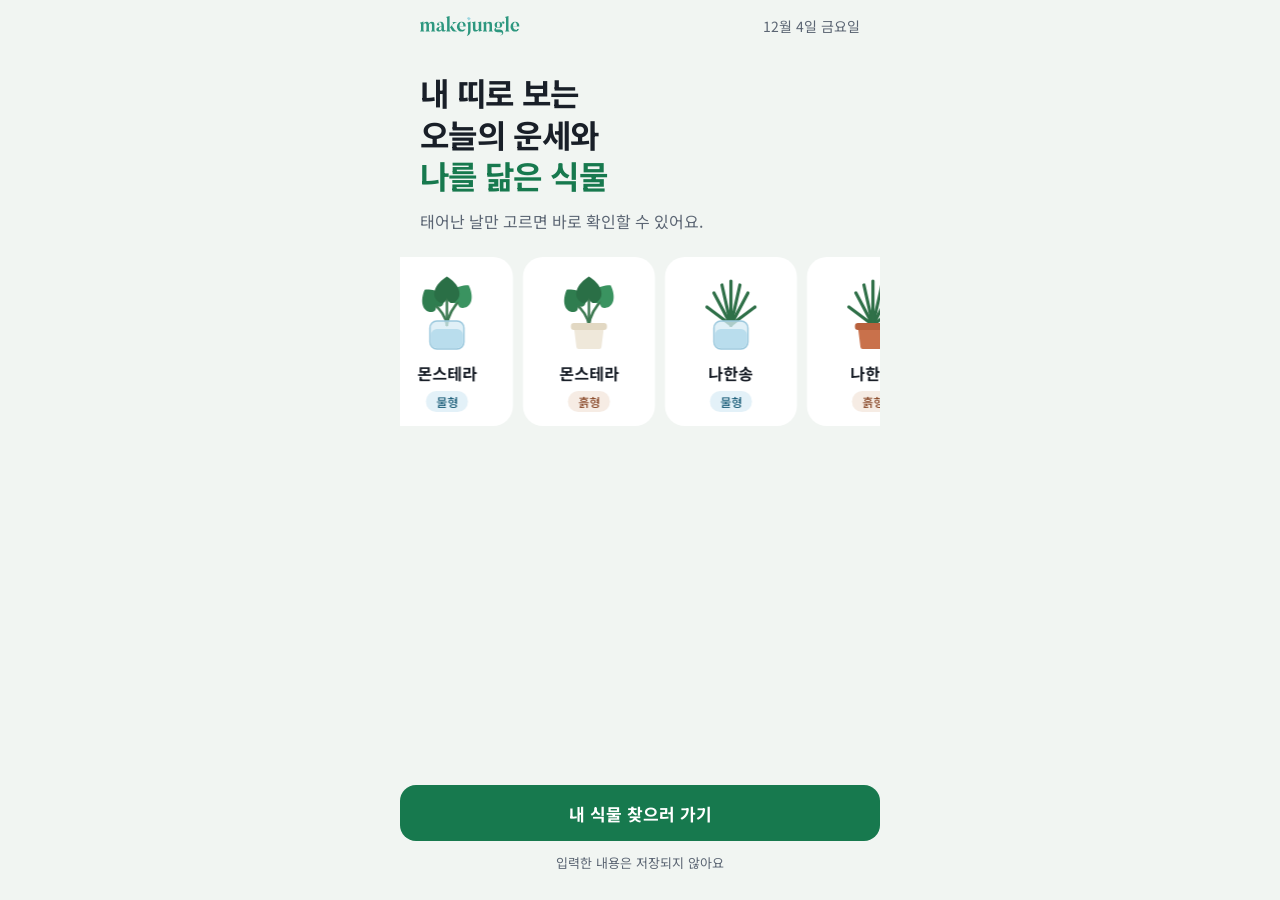
<file: index.html>
<!doctype html>
<html lang="ko">
<head>
<meta charset="utf-8">
<meta name="viewport" content="width=device-width, initial-scale=1, viewport-fit=cover">
<title>나를 닮은 식물</title>

<!-- 카톡 공유 미리보기: 나중에 식물별 이미지 주소로 바꿉니다 -->
<meta property="og:title" content="내 띠로 보는 오늘의 운세와 나를 닮은 식물">
<meta property="og:description" content="태어난 날만 고르면 바로 확인할 수 있어요.">

<link rel="stylesheet" href="https://fonts.googleapis.com/css2?family=Noto+Sans+KR:wght@400;500;700&display=swap">
<link rel="stylesheet" href="assets/css/style.css">
</head>

<body>
<!-- 식물 그림은 한 번만 정의해 두고 카드에서 가져다 씁니다 (4종 × 물형/흙형 = 8개) -->
<svg id="plant-defs" width="0" height="0" style="position:absolute" aria-hidden="true">
  <defs>
    <!-- 식물 윗부분 -->
    <g id="g-monstera">
    <g fill="none" stroke="#3E7A52" stroke-width="2.5" stroke-linecap="round">
      <path d="M42 54 Q40 42 28 32"/><path d="M42 54 Q44 40 56 28"/><path d="M42 54 Q42 38 42 25"/>
    </g>
    <g transform="translate(27 29) rotate(-35) scale(1.05)"><path d="M0 -12 C-10 -6 -14 4 -7 9 C-3 12 0 8 0 5 C0 8 3 12 7 9 C14 4 10 -6 0 -12Z" fill="#2F7D4F"/></g>
    <g transform="translate(57 25) rotate(32) scale(1.05)"><path d="M0 -12 C-10 -6 -14 4 -7 9 C-3 12 0 8 0 5 C0 8 3 12 7 9 C14 4 10 -6 0 -12Z" fill="#3A9360"/></g>
    <g transform="translate(42 20) scale(1.2)"><path d="M0 -12 C-10 -6 -14 4 -7 9 C-3 12 0 8 0 5 C0 8 3 12 7 9 C14 4 10 -6 0 -12Z" fill="#2A6F46"/></g>
    </g>
    <g id="g-hanra">
    <g fill="none" stroke="#2F7048" stroke-width="3.2" stroke-linecap="round">
      <path d="M42 54 L18 36"/><path d="M42 54 L66 36"/><path d="M42 54 L25 22"/><path d="M42 54 L59 22"/>
      <path d="M42 54 L33 14"/><path d="M42 54 L51 14"/><path d="M42 54 L42 10"/>
    </g>
    </g>
    <g id="g-bamboo">
    <rect x="33" y="16" width="5" height="52" rx="2.5" fill="#5FA463"/>
    <rect x="40" y="8" width="5" height="60" rx="2.5" fill="#4E9456"/>
    <rect x="47" y="20" width="5" height="48" rx="2.5" fill="#5FA463"/>
    <g fill="none" stroke="#4E9456" stroke-width="3" stroke-linecap="round">
      <path d="M42 9 Q36 2 28 5"/><path d="M43 9 Q49 2 57 4"/><path d="M50 21 Q57 15 64 17"/>
    </g>
    </g>
    <g id="g-palm">
    <path d="M42 54 C38 36 30 28 16 26 C30 35 36 42 42 54Z" fill="#3E8E57"/>
    <path d="M42 54 C46 36 54 28 68 26 C54 35 48 42 42 54Z" fill="#4C9A5C"/>
    <path d="M42 54 C36 42 28 40 20 42 C30 44 36 48 42 54Z" fill="#2F7D4F"/>
    <path d="M42 54 C48 42 56 40 64 42 C54 44 48 48 42 54Z" fill="#2F7D4F"/>
    <path d="M42 54 C38 34 40 20 42 8 C44 20 46 34 42 54Z" fill="#4C9A5C"/>
    </g>
    <!-- 담는 그릇: 물형은 유리병, 흙형은 화분 -->
    <g id="c-vase">
    <rect x="25" y="50" width="34" height="28" rx="7" fill="#D6EBF5" fill-opacity=".75" stroke="#9CC9DE" stroke-width="1.5"/>
    <rect x="26" y="58" width="32" height="19" rx="6" fill="#A9D6EA" fill-opacity=".7"/>
    </g>
    <g id="c-pot-cream">
    <path d="M27 56 H57 L54.5 76 Q54.3 78 52.3 78 H31.7 Q29.7 78 29.5 76 Z" fill="#EFE8DA"/>
    <rect x="24" y="52" width="36" height="7" rx="3" fill="#E2D8C3"/>
    </g>
    <g id="c-pot-terra">
    <path d="M27 56 H57 L54.5 76 Q54.3 78 52.3 78 H31.7 Q29.7 78 29.5 76 Z" fill="#C9714B"/>
    <rect x="24" y="52" width="36" height="7" rx="3" fill="#B8613D"/>
    </g>
    <g id="c-pot-gray">
    <path d="M27 56 H57 L54.5 76 Q54.3 78 52.3 78 H31.7 Q29.7 78 29.5 76 Z" fill="#9DB3BF"/>
    <rect x="24" y="52" width="36" height="7" rx="3" fill="#8AA2AF"/>
    </g>
  </defs>
  <symbol id="p-monstera-water" viewBox="0 0 84 84"><use href="#g-monstera"/><use href="#c-vase"/></symbol>
  <symbol id="p-monstera-soil" viewBox="0 0 84 84"><use href="#g-monstera"/><use href="#c-pot-cream"/></symbol>
  <symbol id="p-hanra-water" viewBox="0 0 84 84"><use href="#g-hanra"/><use href="#c-vase"/></symbol>
  <symbol id="p-hanra-soil" viewBox="0 0 84 84"><use href="#g-hanra"/><use href="#c-pot-terra"/></symbol>
  <symbol id="p-bamboo-water" viewBox="0 0 84 84"><use href="#g-bamboo"/><use href="#c-vase"/></symbol>
  <symbol id="p-bamboo-soil" viewBox="0 0 84 84"><use href="#g-bamboo"/><use href="#c-pot-cream"/></symbol>
  <symbol id="p-palm-water" viewBox="0 0 84 84"><use href="#g-palm"/><use href="#c-vase"/></symbol>
  <symbol id="p-palm-soil" viewBox="0 0 84 84"><use href="#g-palm"/><use href="#c-pot-gray"/></symbol>
</svg>

<!-- 시작 -->
<div class="view" id="view-start">
  <main class="screen">
    <header class="top">
      <span class="logo"><img src="assets/img/logo-green.svg" alt="" width="100" height="20"></span>
      <span id="today"></span>
    </header>

    <h1>내 띠로 보는<br>오늘의 운세와<br><em>나를 닮은 식물</em></h1>
    <p class="sub">태어난 날만 고르면 바로 확인할 수 있어요.</p>

    <!-- 카드는 content/plants.json으로 자동 생성됩니다 (오른쪽에서 왼쪽으로 흐르고, 터치로 좌우로 움직일 수 있어요) -->
    <div class="marquee" id="marquee">
      <ul class="track" id="plants"></ul>
    </div>
  </main>
  <div class="bar">
    <div class="bar-inner">
      <button class="cta" id="start" type="button">내 식물 찾으러 가기</button>
      <p class="note">입력한 내용은 저장되지 않아요</p>
    </div>
  </div>
</div>

<!-- 출생연도 -->
<div class="view" id="view-year" hidden>
  <main class="screen">
    <header class="top">
      <button class="back" type="button" data-back></button>
      <span class="logo"><img src="assets/img/logo-green.svg" alt="" width="100" height="20"></span>
    </header>
    <h1 id="year-title" tabindex="-1"></h1>
    <p class="sub" id="year-sub"></p>
    <div class="date-row">
      <select class="date-select year" id="year" aria-label="연도"></select>
      <select class="date-select" id="month" aria-label="월"></select>
      <select class="date-select" id="day" aria-label="일"></select>
    </div>
    <p class="birth-line" id="birth-line" aria-live="polite" hidden></p>
  </main>
  <div class="bar">
    <div class="bar-inner">
      <button class="cta" id="year-next" type="button" disabled></button>
    </div>
  </div>
</div>

<!-- 질문 (내용은 content/questions.json에서 채웁니다) -->
<div class="view" id="view-question" hidden>
  <main class="screen">
    <header class="top">
      <button class="back" type="button" data-back></button>
      <span id="progress"></span>
    </header>
    <h1 id="q-title" tabindex="-1"></h1>
    <div class="choices" id="choices"></div>
  </main>
</div>

<!-- 결과 -->
<div class="view" id="view-result" hidden>
  <main class="screen">
    <header class="top">
      <span class="logo"><img src="assets/img/logo-green.svg" alt="" width="100" height="20"></span>
      <button class="text-btn" type="button" id="restart"></button>
    </header>
    <p class="sub" id="r-heading"></p>
    <section class="hero">
      <div class="pics">
        <svg aria-hidden="true"><use id="r-icon" href=""></use></svg>
        <img id="r-photo" alt="" width="480" height="480" loading="lazy">
      </div>
      <p class="modifier" id="r-modifier"></p>
      <h1 id="r-name" tabindex="-1"></h1>
      <span class="tag" id="r-tag"></span>
    </section>
    <p class="body-text" id="r-intro"></p>
    <p class="body-text soft" id="r-typeline"></p>
    <p class="body-text" id="r-zodiac"></p>
    <section class="fortune">
      <h2 id="f-title"></h2>
      <p class="f-line" id="f-line"></p>
      <dl>
        <div><dt id="f-color-label"></dt><dd id="f-color"></dd></div>
        <div><dt id="f-time-label"></dt><dd id="f-time"></dd></div>
        <div><dt id="f-score-label"></dt><dd id="f-score"></dd></div>
      </dl>
    </section>
    <section class="deal">
      <strong id="deal-title"></strong>
      <p id="deal-body"></p>
    </section>
    <button class="sub-btn" id="share-friend" type="button"></button>
    <button class="text-link" id="save-card" type="button"></button>
  </main>
  <div class="bar">
    <div class="bar-inner">
      <button class="cta" id="browse" type="button"></button>
      <p class="note" id="browse-note" hidden></p>
    </div>
  </div>
</div>

<!-- 결과 이미지 카드 -->
<div class="view" id="view-card" hidden>
  <main class="screen">
    <header class="top">
      <button class="back" type="button" id="card-back"></button>
      <span class="logo"><img src="assets/img/logo-green.svg" alt="" width="100" height="20"></span>
    </header>
    <h1 id="card-title" tabindex="-1"></h1>
    <p class="sub" id="card-hint"></p>
    <img class="card-img" id="card-img" alt="">
    <label class="name-field">
      <span id="name-label"></span>
      <input id="name-input" type="text" maxlength="10" autocomplete="off">
    </label>
    <button class="sub-btn" id="card-share" type="button"></button>
  </main>
  <div class="bar">
    <div class="bar-inner">
      <button class="cta" id="card-browse" type="button"></button>
      <p class="note" id="card-note" hidden></p>
    </div>
  </div>
</div>

<script type="module" src="assets/js/main.js"></script>
</body>
</html>
</file>
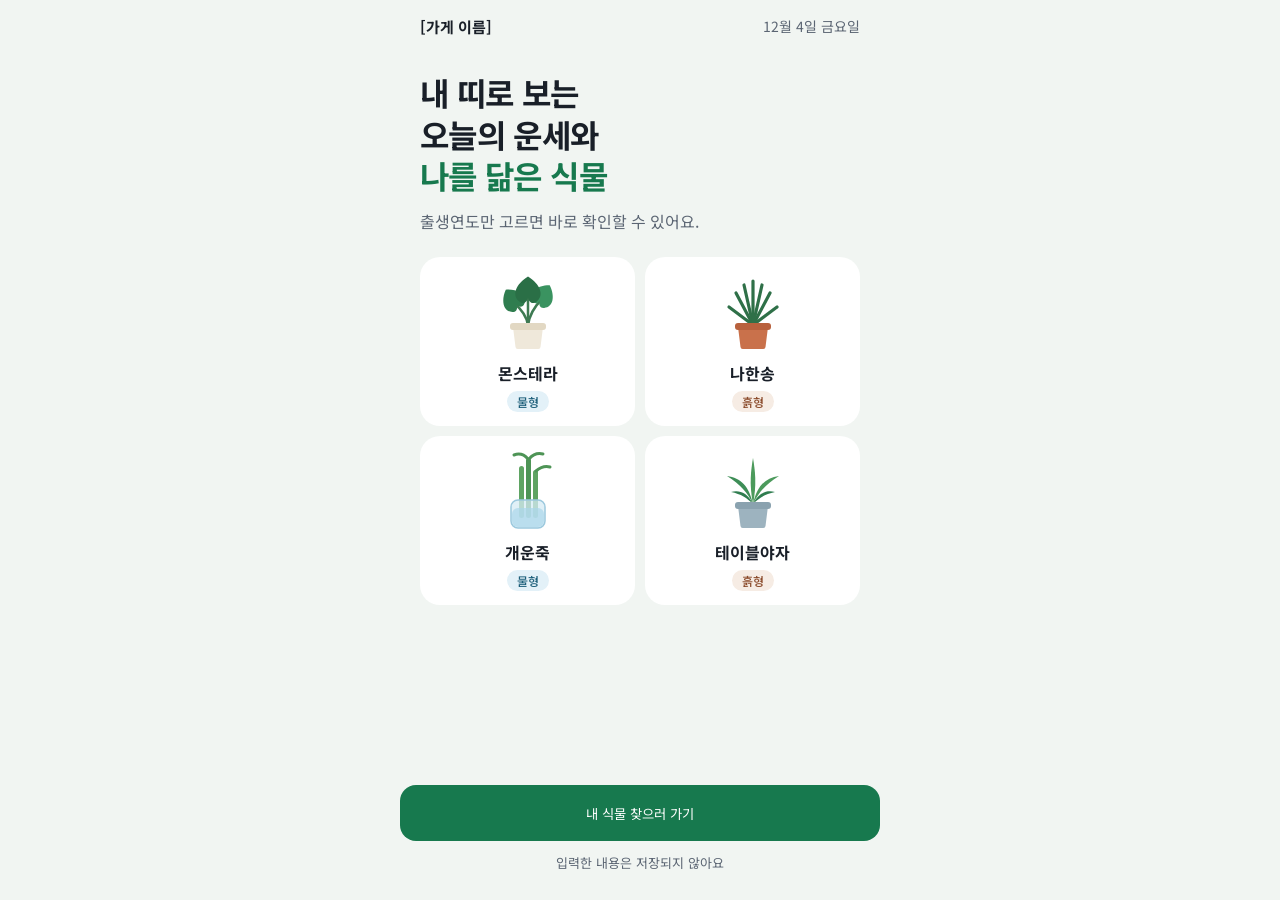
<file: reference/start-screen.html>
<!doctype html>
<html lang="ko">
<head>
<meta charset="utf-8">
<meta name="viewport" content="width=device-width, initial-scale=1, viewport-fit=cover">
<title>나를 닮은 식물</title>

<!-- 카톡 공유 미리보기: 나중에 식물별 이미지 주소로 바꿉니다 -->
<meta property="og:title" content="내 띠로 보는 오늘의 운세와 나를 닮은 식물">
<meta property="og:description" content="출생연도만 고르면 바로 확인할 수 있어요.">

<link rel="stylesheet" href="https://fonts.googleapis.com/css2?family=Noto+Sans+KR:wght@400;500;700&display=swap">

<style>
/* ── 디자인 토큰: 색과 크기는 여기서만 바꿉니다 ── */
:root {
  --bg: #F1F5F2;
  --card: #FFFFFF;
  --ink: #191F28;
  --ink-soft: #5B6573;
  --accent: #17794E;
  --water-bg: #E3F1F8;  --water-ink: #1D5F7A;
  --soil-bg: #F6ECE4;   --soil-ink: #8A4A2A;
  --radius-card: 20px;
  --radius-btn: 16px;
}
* { box-sizing: border-box; }
body {
  margin: 0;
  background: var(--bg);
  color: var(--ink);
  font-family: "Noto Sans KR", "Apple SD Gothic Neo", "Malgun Gothic", sans-serif;
}

/* 화면 폭: 휴대폰 기준, 큰 화면에서는 가운데 정렬 */
.screen {
  max-width: 480px;
  margin: 0 auto;
  min-height: 100dvh;
  padding: 0 20px calc(120px + env(safe-area-inset-bottom));
}
.top { display: flex; justify-content: space-between; align-items: center; height: 52px; font-size: 14px; color: var(--ink-soft); }
.top b { font-size: 15px; color: var(--ink); }
h1 { margin: 20px 0 12px; font-size: 32px; line-height: 1.3; letter-spacing: -0.02em; }
h1 em { font-style: normal; color: var(--accent); }
.sub { margin: 0; font-size: 16px; line-height: 1.5; color: var(--ink-soft); }

.plants { display: grid; grid-template-columns: repeat(2, minmax(0, 1fr)); gap: 10px; margin-top: 24px; padding: 0; list-style: none; }
.plant { display: flex; flex-direction: column; align-items: center; gap: 6px; padding: 14px 12px; background: var(--card); border-radius: var(--radius-card); }
.plant svg { width: 84px; height: 84px; }
.plant strong { font-size: 16px; }
.tag { padding: 2px 10px; border-radius: 999px; font-size: 12px; font-weight: 500; }
.tag.water { background: var(--water-bg); color: var(--water-ink); }
.tag.soil  { background: var(--soil-bg);  color: var(--soil-ink); }

/* 하단 고정 버튼 */
.bar {
  position: fixed; left: 0; right: 0; bottom: 0;
  padding: 16px 20px calc(28px + env(safe-area-inset-bottom));
  background: var(--bg);
}
.bar-inner { max-width: 480px; margin: 0 auto; display: flex; flex-direction: column; align-items: center; gap: 12px; }
.cta { width: 100%; height: 56px; border: 0; border-radius: var(--radius-btn); background: var(--accent); color: #fff; font: 700 17px inherit; font-family: inherit; cursor: pointer; }
.cta:active { transform: scale(.98); }
.cta:focus-visible { outline: 3px solid var(--accent); outline-offset: 3px; }
.note { margin: 0; font-size: 13px; color: var(--ink-soft); }
</style>
</head>

<body>
<!-- 식물 그림은 한 번만 정의해 두고 카드에서 가져다 씁니다 -->
<svg width="0" height="0" style="position:absolute" aria-hidden="true">
  <symbol id="p-monstera" viewBox="0 0 84 84">
    <g fill="none" stroke="#3E7A52" stroke-width="2.5" stroke-linecap="round">
      <path d="M42 54 Q40 42 28 32"/><path d="M42 54 Q44 40 56 28"/><path d="M42 54 Q42 38 42 25"/>
    </g>
    <g transform="translate(27 29) rotate(-35) scale(1.05)"><path id="leaf" d="M0 -12 C-10 -6 -14 4 -7 9 C-3 12 0 8 0 5 C0 8 3 12 7 9 C14 4 10 -6 0 -12Z" fill="#2F7D4F"/></g>
    <g transform="translate(57 25) rotate(32) scale(1.05)"><path d="M0 -12 C-10 -6 -14 4 -7 9 C-3 12 0 8 0 5 C0 8 3 12 7 9 C14 4 10 -6 0 -12Z" fill="#3A9360"/></g>
    <g transform="translate(42 20) scale(1.2)"><path d="M0 -12 C-10 -6 -14 4 -7 9 C-3 12 0 8 0 5 C0 8 3 12 7 9 C14 4 10 -6 0 -12Z" fill="#2A6F46"/></g>
    <path d="M27 56 H57 L54.5 76 Q54.3 78 52.3 78 H31.7 Q29.7 78 29.5 76 Z" fill="#EFE8DA"/>
    <rect x="24" y="52" width="36" height="7" rx="3" fill="#E2D8C3"/>
  </symbol>
  <symbol id="p-hanra" viewBox="0 0 84 84">
    <g fill="none" stroke="#2F7048" stroke-width="3.2" stroke-linecap="round">
      <path d="M42 54 L18 36"/><path d="M42 54 L66 36"/><path d="M42 54 L25 22"/><path d="M42 54 L59 22"/>
      <path d="M42 54 L33 14"/><path d="M42 54 L51 14"/><path d="M42 54 L42 10"/>
    </g>
    <path d="M27 56 H57 L54.5 76 Q54.3 78 52.3 78 H31.7 Q29.7 78 29.5 76 Z" fill="#C9714B"/>
    <rect x="24" y="52" width="36" height="7" rx="3" fill="#B8613D"/>
  </symbol>
  <symbol id="p-bamboo" viewBox="0 0 84 84">
    <rect x="33" y="16" width="5" height="52" rx="2.5" fill="#5FA463"/>
    <rect x="40" y="8" width="5" height="60" rx="2.5" fill="#4E9456"/>
    <rect x="47" y="20" width="5" height="48" rx="2.5" fill="#5FA463"/>
    <g fill="none" stroke="#4E9456" stroke-width="3" stroke-linecap="round">
      <path d="M42 9 Q36 2 28 5"/><path d="M43 9 Q49 2 57 4"/><path d="M50 21 Q57 15 64 17"/>
    </g>
    <rect x="25" y="50" width="34" height="28" rx="7" fill="#D6EBF5" fill-opacity=".75" stroke="#9CC9DE" stroke-width="1.5"/>
    <rect x="26" y="58" width="32" height="19" rx="6" fill="#A9D6EA" fill-opacity=".7"/>
  </symbol>
  <symbol id="p-palm" viewBox="0 0 84 84">
    <path d="M42 54 C38 36 30 28 16 26 C30 35 36 42 42 54Z" fill="#3E8E57"/>
    <path d="M42 54 C46 36 54 28 68 26 C54 35 48 42 42 54Z" fill="#4C9A5C"/>
    <path d="M42 54 C36 42 28 40 20 42 C30 44 36 48 42 54Z" fill="#2F7D4F"/>
    <path d="M42 54 C48 42 56 40 64 42 C54 44 48 48 42 54Z" fill="#2F7D4F"/>
    <path d="M42 54 C38 34 40 20 42 8 C44 20 46 34 42 54Z" fill="#4C9A5C"/>
    <path d="M27 56 H57 L54.5 76 Q54.3 78 52.3 78 H31.7 Q29.7 78 29.5 76 Z" fill="#9DB3BF"/>
    <rect x="24" y="52" width="36" height="7" rx="3" fill="#8AA2AF"/>
  </symbol>
</svg>

<main class="screen" id="screen-start">
  <header class="top">
    <b>[가게 이름]</b>
    <span id="today"></span>
  </header>

  <h1>내 띠로 보는<br>오늘의 운세와<br><em>나를 닮은 식물</em></h1>
  <p class="sub">출생연도만 고르면 바로 확인할 수 있어요.</p>

  <!-- 카드는 아래 PLANTS 데이터로 자동 생성됩니다 -->
  <ul class="plants" id="plants"></ul>
</main>

<div class="bar">
  <div class="bar-inner">
    <button class="cta" id="start" type="button">내 식물 찾으러 가기</button>
    <p class="note">입력한 내용은 저장되지 않아요</p>
  </div>
</div>

<script>
/* ── 데이터: 식물이 바뀌면 이 목록만 고칩니다 ── */
var PLANTS = [
  { id: 'monstera', name: '몬스테라',   type: 'water' },
  { id: 'hanra',    name: '나한송',     type: 'soil'  },
  { id: 'bamboo',   name: '개운죽',     type: 'water' },
  { id: 'palm',     name: '테이블야자', type: 'soil'  }
];
var TYPE_LABEL = { water: '물형', soil: '흙형' };

/* 오늘 날짜 표시 */
var now = new Date();
document.getElementById('today').textContent =
  (now.getMonth() + 1) + '월 ' + now.getDate() + '일 ' + '일월화수목금토'.charAt(now.getDay()) + '요일';

/* 식물 카드 만들기 */
var list = document.getElementById('plants');
PLANTS.forEach(function (p) {
  var li = document.createElement('li');
  li.className = 'plant';
  li.innerHTML =
    '<svg aria-hidden="true"><use href="#p-' + p.id + '"></use></svg>' +
    '<strong>' + p.name + '</strong>' +
    '<span class="tag ' + p.type + '">' + TYPE_LABEL[p.type] + '</span>';
  list.appendChild(li);
});

/* 시작 버튼: 다음 화면(출생연도 선택)을 연결하는 자리 */
document.getElementById('start').addEventListener('click', function () {
  // 다음 단계에서: 시작 화면을 숨기고 출생연도 화면을 보여줍니다.
  // 분석 이벤트도 여기서 보냅니다(입력값은 보내지 않음): gtag('event', 'start');
  console.log('다음 화면으로');
});
</script>
</body>
</html>
</file>
<file: assets/css/style.css>
/* ── 디자인 토큰: 색과 크기는 여기서만 바꿉니다 ── */
:root {
  --bg: #F1F5F2;
  --card: #FFFFFF;
  --ink: #191F28;
  --ink-soft: #5B6573;
  --accent: #17794E;
  --water-bg: #E3F1F8;  --water-ink: #1D5F7A;
  --soil-bg: #F6ECE4;   --soil-ink: #8A4A2A;
  --radius-card: 20px;
  --radius-btn: 16px;
}
* { box-sizing: border-box; }
body {
  margin: 0;
  background: var(--bg);
  color: var(--ink);
  font-family: "Noto Sans KR", "Apple SD Gothic Neo", "Malgun Gothic", sans-serif;
  word-break: keep-all;
  overflow-wrap: break-word;
}

/* 화면 폭: 휴대폰 기준, 큰 화면에서는 가운데 정렬 */
.screen {
  max-width: 480px;
  margin: 0 auto;
  min-height: 100dvh;
  padding: 0 20px calc(120px + env(safe-area-inset-bottom));
}
.top { display: flex; justify-content: space-between; align-items: center; height: 52px; font-size: 14px; color: var(--ink-soft); }
.top b { font-size: 15px; color: var(--ink); }
h1 { margin: 20px 0 12px; font-size: 32px; line-height: 1.3; letter-spacing: -0.02em; }
h1 em { font-style: normal; color: var(--accent); }
.sub { margin: 0; font-size: 16px; line-height: 1.5; color: var(--ink-soft); }

.plant { flex: 0 0 132px; display: flex; flex-direction: column; align-items: center; gap: 6px; padding: 14px 12px; background: var(--card); border-radius: var(--radius-card); }
.plant svg { width: 84px; height: 84px; }
.plant strong { font-size: 16px; }
.tag { padding: 2px 10px; border-radius: 999px; font-size: 12px; font-weight: 500; }
.tag.water { background: var(--water-bg); color: var(--water-ink); }
.tag.soil  { background: var(--soil-bg);  color: var(--soil-ink); }

/* 하단 고정 버튼 */
.bar {
  position: fixed; left: 0; right: 0; bottom: 0;
  padding: 16px 20px calc(28px + env(safe-area-inset-bottom));
  background: var(--bg);
}
.bar-inner { max-width: 480px; margin: 0 auto; display: flex; flex-direction: column; align-items: center; gap: 12px; }
.cta { width: 100%; height: 56px; border: 0; border-radius: var(--radius-btn); background: var(--accent); color: #fff; font-family: inherit; font-size: 17px; font-weight: 700; cursor: pointer; }
.cta:active { transform: scale(.98); }
.cta:focus-visible { outline: 3px solid var(--accent); outline-offset: 3px; }
.note { margin: 0; font-size: 13px; color: var(--ink-soft); }

/* ── 2단계: 화면 전환, 출생연도, 질문, 결과 (위와 같은 토큰만 사용) ── */
[hidden] { display: none !important; }
@media (prefers-reduced-motion: no-preference) {
  .view:not([hidden]) { animation: view-in .2s ease-out; }
  @keyframes view-in { from { opacity: 0; } to { opacity: 1; } }
}
h1:focus { outline: none; }
.back, .text-btn { min-width: 44px; height: 44px; margin-left: -8px; padding: 0 8px; border: 0; background: none; color: var(--ink); font-family: inherit; font-size: 16px; cursor: pointer; }
.text-btn { margin: 0 -8px 0 0; color: var(--ink-soft); }
.back:focus-visible, .text-btn:focus-visible, .choice:focus-visible, .date-select:focus-visible { outline: 3px solid var(--accent); outline-offset: 3px; }
.cta:disabled { background: var(--ink-soft); opacity: .5; cursor: default; }
.cta:disabled:active { transform: none; }


.choices { display: flex; flex-direction: column; gap: 10px; margin-top: 24px; }
.choice { width: 100%; min-height: 72px; padding: 16px 20px; border: 2px solid var(--card); border-radius: var(--radius-btn); background: var(--card); color: var(--ink); font-family: inherit; font-size: 18px; font-weight: 500; line-height: 1.4; text-align: left; cursor: pointer; }
.choice:active { transform: scale(.98); border-color: var(--accent); }

.hero { display: flex; flex-direction: column; align-items: flex-start; gap: 8px; margin-top: 8px; }
.hero h1 { margin: 8px 0 0; }
.hero .tag { font-size: 14px; }
.body-text { margin: 20px 0 0; font-size: 17px; line-height: 1.6; }
.body-text.soft { margin-top: 10px; font-size: 16px; color: var(--ink-soft); }
.deal { margin-top: 24px; padding: 20px; background: var(--card); border-radius: var(--radius-card); }
.deal strong { font-size: 18px; }
.deal p { margin: 8px 0 0; font-size: 16px; line-height: 1.5; color: var(--ink-soft); }

/* ── 3단계: 첫 화면 가로 흐름, 출생일 선택, 운세 ── */
/* 화면 좌우 여백(20px)을 뚫고 끝까지 흐르게 한다. 세로 스크롤은 그대로 통과시킨다. */
.marquee { margin: 24px -20px 0; overflow: hidden; touch-action: pan-y; user-select: none; -webkit-user-select: none; cursor: grab; }
.marquee.dragging { cursor: grabbing; }
.track { display: flex; gap: 10px; margin: 0; padding: 0 10px 0 20px; list-style: none; width: max-content; will-change: transform; }

.date-row { display: flex; gap: 8px; margin-top: 24px; }
.date-select { flex: 1 1 0; min-width: 0; height: 56px; padding: 0 12px; border: 2px solid var(--card); border-radius: var(--radius-btn); background: var(--card); color: var(--ink); font-family: inherit; font-size: 18px; font-weight: 500; }
.date-select.year { flex: 1.5 1 0; }

.modifier { margin: 8px 0 0; font-size: 16px; color: var(--ink-soft); }
.modifier + h1 { margin-top: 2px; }
.fortune { margin-top: 24px; padding: 20px; background: var(--card); border-radius: var(--radius-card); }
.fortune h2 { margin: 0; font-size: 18px; }
.f-line { margin: 10px 0 0; font-size: 17px; line-height: 1.6; }
.fortune dl { margin: 16px 0 0; }
.fortune dl div { display: flex; justify-content: space-between; align-items: baseline; padding: 12px 0; border-top: 1px solid var(--bg); font-size: 16px; }
.fortune dt { color: var(--ink-soft); }
.fortune dd { margin: 0; font-weight: 700; }

/* ── 4단계: 결과의 그림+사진, 보조 버튼, 이미지 카드 화면 ── */
.pics { display: grid; grid-template-columns: repeat(2, minmax(0, 1fr)); gap: 10px; width: 100%; }
.pics svg, .pics img { display: block; width: 100%; height: auto; aspect-ratio: 1; border-radius: var(--radius-card); }
.pics svg { padding: 16px; background: var(--card); }
.pics img { object-fit: cover; background: var(--card); }

.sub-btn { display: block; width: 100%; height: 56px; margin-top: 12px; border: 0; border-radius: var(--radius-btn); background: var(--card); color: var(--ink); font-family: inherit; font-size: 17px; font-weight: 700; cursor: pointer; }
.sub-btn:active { transform: scale(.98); }
.text-link { display: block; width: 100%; min-height: 48px; margin-top: 4px; border: 0; background: none; color: var(--ink-soft); font-family: inherit; font-size: 16px; text-decoration: underline; cursor: pointer; }
.sub-btn:focus-visible, .text-link:focus-visible, .name-field input:focus-visible { outline: 3px solid var(--accent); outline-offset: 3px; }

.card-img { display: block; width: 100%; max-width: 320px; aspect-ratio: 4 / 5; margin-top: 20px; border-radius: var(--radius-card); background: var(--card); -webkit-touch-callout: default; }
.name-field { display: block; margin-top: 20px; font-size: 16px; color: var(--ink-soft); }
.name-field input { display: block; width: 100%; height: 56px; margin-top: 8px; padding: 0 16px; border: 2px solid var(--card); border-radius: var(--radius-btn); background: var(--card); color: var(--ink); font-family: inherit; font-size: 18px; }

/* ── 로고: 그린 하나만 쓴다(너비 100px) ── */
.logo img { display: block; width: 100px; height: auto; }

/* ── 읽기 편하게: 단어 중간에서 끊지 않고, 줄 길이를 고르게 나눈다 ── */
h1, h2, .sub, .body-text, .f-line, .deal p, .modifier { text-wrap: balance; }
.body-text, .f-line, .deal p { text-wrap: pretty; }

.birth-line { margin: 20px 0 0; font-size: 20px; font-weight: 700; line-height: 1.4; }
.zodiac-icon { margin-left: 2px; font-size: 1em; line-height: 1; }
</file>
